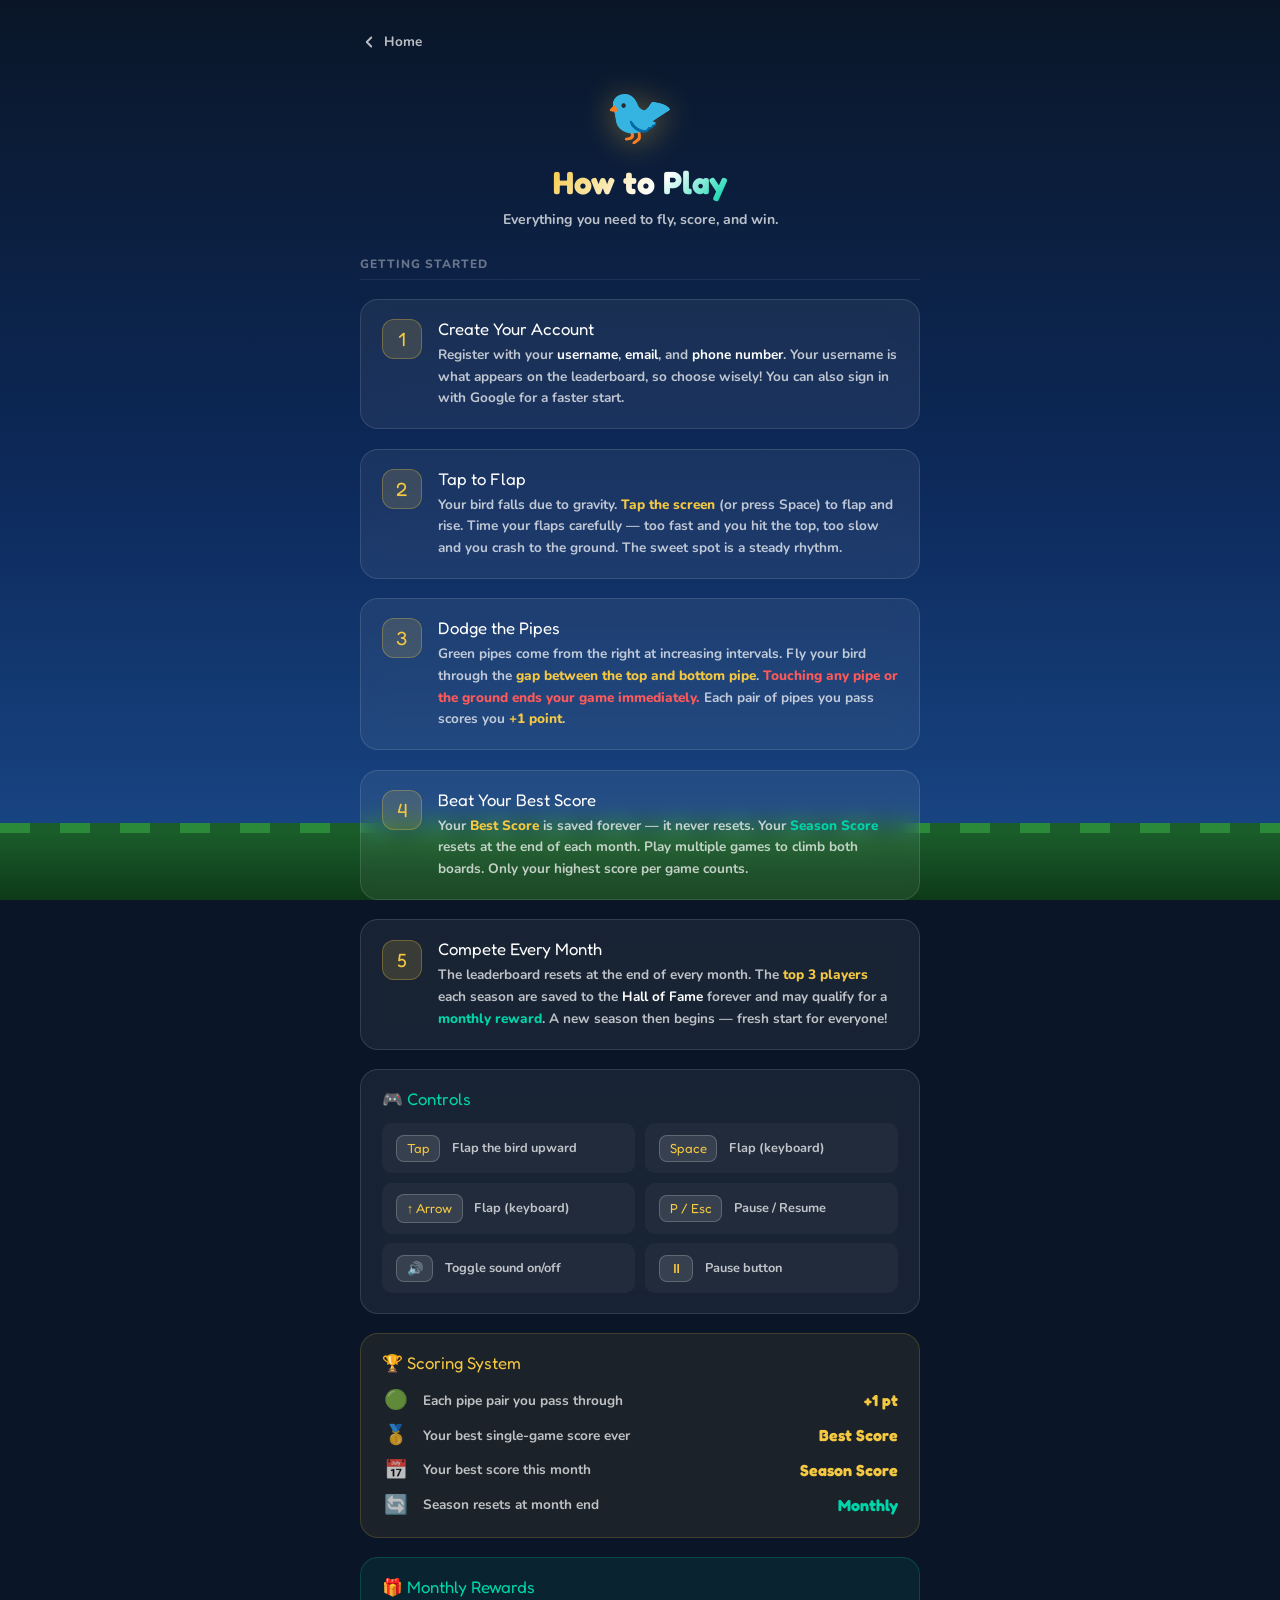
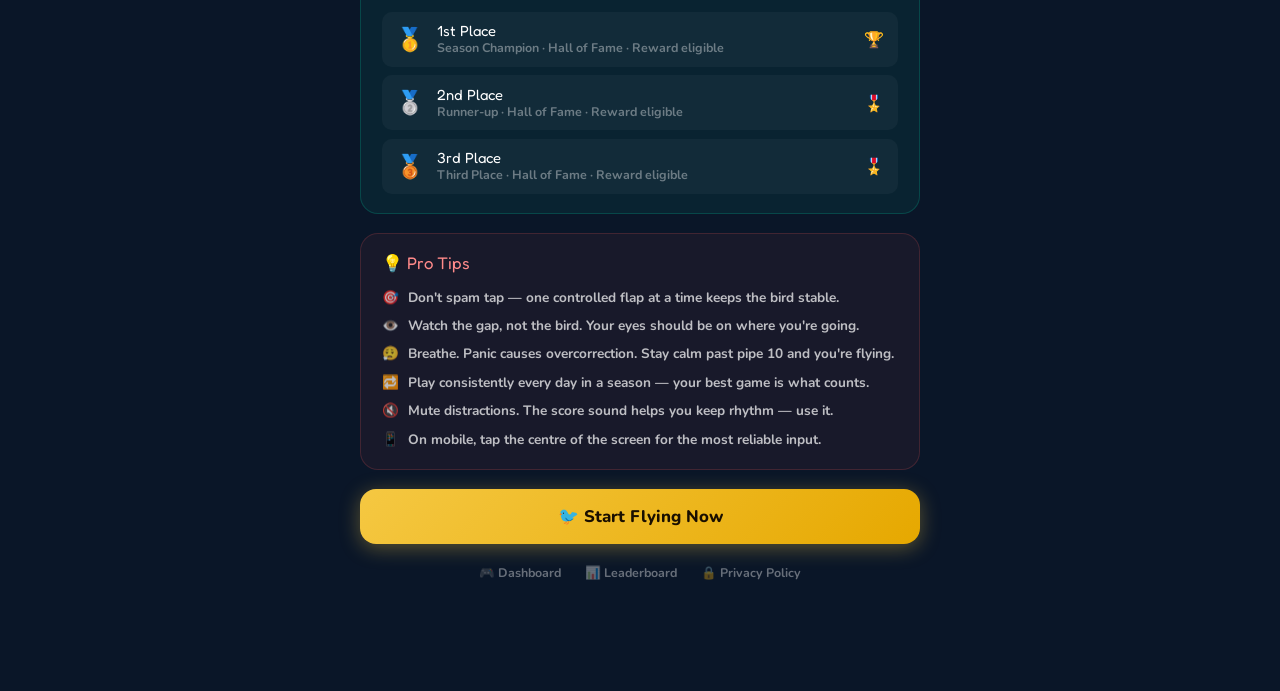
<file: how-to-play (1).html>
<!DOCTYPE html>
<html lang="en">
<head>
  <meta charset="UTF-8" />
  <meta name="viewport" content="width=device-width, initial-scale=1.0" />
  <title>HoverBird — How to Play</title>

  <link rel="preconnect" href="https://fonts.googleapis.com" />
  <link rel="preconnect" href="https://fonts.gstatic.com" crossorigin />
  <link href="https://fonts.googleapis.com/css2?family=Fredoka+One&family=Nunito:wght@400;600;700;800&display=swap" rel="stylesheet" />

  <style>
    *, *::before, *::after { box-sizing: border-box; margin: 0; padding: 0; }

    :root {
      --sky-top:     #0a1628;
      --sky-mid:     #0d2a5c;
      --sky-low:     #1a4a8a;
      --gold:        #f5c842;
      --teal:        #00d4aa;
      --teal-dark:   #009977;
      --danger:      #ff5a5a;
      --white:       #ffffff;
      --text-soft:   rgba(255,255,255,0.72);
      --text-muted:  rgba(255,255,255,0.38);
      --card-bg:     rgba(255,255,255,0.06);
      --card-border: rgba(255,255,255,0.12);
    }

    html, body {
      min-height: 100%;
      font-family: 'Nunito', sans-serif;
      background: var(--sky-top);
      color: var(--white);
      overflow-x: hidden;
    }

    .sky {
      position: fixed; inset: 0;
      background: linear-gradient(180deg, var(--sky-top) 0%, var(--sky-mid) 55%, var(--sky-low) 100%);
      z-index: 0;
    }
    .stars { position: fixed; inset: 0; z-index: 1; pointer-events: none; }
    .star {
      position: absolute; background: #fff; border-radius: 50%;
      animation: twinkle var(--d,3s) ease-in-out infinite var(--delay,0s); opacity: 0;
    }
    @keyframes twinkle { 0%,100%{opacity:0} 50%{opacity:var(--op,0.8)} }

    .ground {
      position: fixed; bottom: 0; left: 0; right: 0; height: 70px;
      background: linear-gradient(180deg, #1a5c2a 0%, #0d3a18 100%);
      z-index: 3; border-top: 3px solid #2a8a3a;
    }
    .ground::before {
      content:''; position:absolute; top:-10px; left:0; right:0; height:10px;
      background: repeating-linear-gradient(90deg,#2a8a3a 0,#2a8a3a 30px,#1a5c2a 30px,#1a5c2a 60px);
    }

    /* ── Layout ─────────────────────────────────────────────── */
    .page {
      position: relative; z-index: 10;
      max-width: 600px; margin: 0 auto;
      padding: 1.5rem 1.25rem 110px;
      display: flex; flex-direction: column; gap: 1.2rem;
    }

    /* ── Top bar ────────────────────────────────────────────── */
    .top-bar {
      display: flex; align-items: center; justify-content: space-between;
      padding-top: 0.5rem;
    }
    .back-link {
      display: flex; align-items: center; gap: 0.4rem;
      color: var(--text-soft); text-decoration: none;
      font-size: 0.85rem; font-weight: 700; transition: color 0.2s;
    }
    .back-link:hover { color: var(--white); }
    .back-link svg { width:18px; height:18px; stroke:currentColor; fill:none; stroke-width:2.5; stroke-linecap:round; stroke-linejoin:round; }

    /* ── Header ─────────────────────────────────────────────── */
    .page-header {
      text-align: center;
      display: flex; flex-direction: column; align-items: center; gap: 0.5rem;
      padding: 0.5rem 0;
      animation: fadeUp 0.5s cubic-bezier(0.22,1,0.36,1) both;
    }
    @keyframes fadeUp { from{opacity:0;transform:translateY(12px)} to{opacity:1;transform:translateY(0)} }

    .bird-bounce {
      font-size: 3.5rem;
      animation: bobble 3s ease-in-out infinite;
      filter: drop-shadow(0 4px 16px rgba(245,200,66,0.4));
    }
    @keyframes bobble { 0%,100%{transform:translateY(0)} 50%{transform:translateY(-10px)} }

    .page-title {
      font-family: 'Fredoka One', cursive; font-size: 2rem;
      background: linear-gradient(135deg, var(--gold) 0%, #fff 60%, var(--teal) 100%);
      -webkit-background-clip: text; -webkit-text-fill-color: transparent; background-clip: text;
    }
    .page-sub { font-size: 0.88rem; color: var(--text-soft); font-weight: 700; }

    /* ── Step cards ─────────────────────────────────────────── */
    .steps-title {
      font-size: 0.75rem; font-weight: 800; color: var(--text-muted);
      letter-spacing: 1px; text-transform: uppercase;
      border-bottom: 1px solid rgba(255,255,255,0.07);
      padding-bottom: 0.4rem;
      animation: fadeUp 0.5s 0.04s cubic-bezier(0.22,1,0.36,1) both;
    }

    .step-card {
      background: var(--card-bg); border: 1px solid var(--card-border);
      border-radius: 18px; padding: 1.2rem 1.3rem;
      display: flex; align-items: flex-start; gap: 1rem;
      backdrop-filter: blur(12px); -webkit-backdrop-filter: blur(12px);
      transition: background 0.2s, transform 0.2s;
      animation: fadeUp 0.5s cubic-bezier(0.22,1,0.36,1) both;
    }
    .step-card:hover { background: rgba(255,255,255,0.09); transform: translateX(4px); }

    .step-num {
      width: 40px; height: 40px; border-radius: 12px; flex-shrink: 0;
      display: flex; align-items: center; justify-content: center;
      font-family: 'Fredoka One', cursive; font-size: 1.2rem;
      background: rgba(245,200,66,0.15); border: 1.5px solid rgba(245,200,66,0.3);
      color: var(--gold);
    }
    .step-body { flex: 1; }
    .step-title {
      font-family: 'Fredoka One', cursive; font-size: 1.05rem;
      color: var(--white); margin-bottom: 0.3rem;
    }
    .step-desc {
      font-size: 0.85rem; color: var(--text-soft); font-weight: 700; line-height: 1.6;
    }
    .step-desc strong { color: var(--white); }
    .step-desc .highlight { color: var(--gold); font-weight: 800; }
    .step-desc .highlight-teal { color: var(--teal); font-weight: 800; }
    .step-desc .highlight-red  { color: var(--danger); font-weight: 800; }

    /* ── Controls card ──────────────────────────────────────── */
    .controls-card {
      background: var(--card-bg); border: 1px solid var(--card-border);
      border-radius: 18px; padding: 1.2rem 1.3rem;
      backdrop-filter: blur(12px); -webkit-backdrop-filter: blur(12px);
      animation: fadeUp 0.5s 0.08s cubic-bezier(0.22,1,0.36,1) both;
    }
    .controls-title {
      font-family: 'Fredoka One', cursive; font-size: 1.05rem;
      color: var(--teal); margin-bottom: 0.9rem;
    }
    .controls-grid {
      display: grid; grid-template-columns: 1fr 1fr; gap: 0.6rem;
    }
    .control-item {
      display: flex; align-items: center; gap: 0.7rem;
      background: rgba(255,255,255,0.04); border-radius: 10px; padding: 0.7rem 0.9rem;
    }
    .control-key {
      background: rgba(255,255,255,0.1); border: 1px solid rgba(255,255,255,0.2);
      border-radius: 8px; padding: 0.3rem 0.6rem;
      font-family: 'Fredoka One', cursive; font-size: 0.82rem;
      color: var(--gold); flex-shrink: 0; white-space: nowrap;
    }
    .control-desc { font-size: 0.8rem; font-weight: 700; color: var(--text-soft); line-height: 1.3; }

    /* ── Scoring card ───────────────────────────────────────── */
    .scoring-card {
      background: rgba(245,200,66,0.07); border: 1px solid rgba(245,200,66,0.18);
      border-radius: 18px; padding: 1.2rem 1.3rem;
      animation: fadeUp 0.5s 0.10s cubic-bezier(0.22,1,0.36,1) both;
    }
    .scoring-title {
      font-family: 'Fredoka One', cursive; font-size: 1.05rem;
      color: var(--gold); margin-bottom: 0.9rem;
    }
    .scoring-rows { display: flex; flex-direction: column; gap: 0.55rem; }
    .scoring-row {
      display: flex; align-items: center; gap: 0.8rem;
      font-size: 0.85rem; font-weight: 700; color: var(--text-soft);
    }
    .scoring-icon { font-size: 1.2rem; flex-shrink: 0; width: 28px; text-align: center; }
    .scoring-val {
      font-family: 'Fredoka One', cursive; font-size: 1rem; color: var(--gold); flex-shrink: 0;
    }

    /* ── Season & rewards card ──────────────────────────────── */
    .rewards-card {
      background: rgba(0,212,170,0.07); border: 1px solid rgba(0,212,170,0.2);
      border-radius: 18px; padding: 1.2rem 1.3rem;
      animation: fadeUp 0.5s 0.12s cubic-bezier(0.22,1,0.36,1) both;
    }
    .rewards-title {
      font-family: 'Fredoka One', cursive; font-size: 1.05rem;
      color: var(--teal); margin-bottom: 0.9rem;
    }
    .reward-rows { display: flex; flex-direction: column; gap: 0.55rem; }
    .reward-row {
      display: flex; align-items: center; gap: 0.8rem;
      background: rgba(255,255,255,0.04); border-radius: 10px; padding: 0.65rem 0.9rem;
    }
    .reward-medal { font-size: 1.4rem; flex-shrink: 0; }
    .reward-info  { flex: 1; }
    .reward-place {
      font-family: 'Fredoka One', cursive; font-size: 0.92rem; color: var(--white);
    }
    .reward-desc  { font-size: 0.78rem; color: var(--text-muted); font-weight: 700; }
    .reward-prize {
      font-family: 'Fredoka One', cursive; font-size: 1rem; color: var(--teal); flex-shrink: 0;
    }

    /* ── Tips card ──────────────────────────────────────────── */
    .tips-card {
      background: rgba(255,90,90,0.06); border: 1px solid rgba(255,90,90,0.18);
      border-radius: 18px; padding: 1.2rem 1.3rem;
      animation: fadeUp 0.5s 0.14s cubic-bezier(0.22,1,0.36,1) both;
    }
    .tips-title {
      font-family: 'Fredoka One', cursive; font-size: 1.05rem;
      color: #ff8a8a; margin-bottom: 0.9rem;
    }
    .tips-list { display: flex; flex-direction: column; gap: 0.5rem; }
    .tip-item {
      display: flex; align-items: flex-start; gap: 0.6rem;
      font-size: 0.85rem; font-weight: 700; color: var(--text-soft); line-height: 1.5;
    }
    .tip-item span { flex-shrink: 0; }

    /* ── CTA ────────────────────────────────────────────────── */
    .cta-btn {
      width: 100%; padding: 1rem;
      background: linear-gradient(135deg, var(--gold) 0%, #e6a800 100%);
      color: #1a0f00; font-family: 'Nunito', sans-serif;
      font-size: 1.05rem; font-weight: 800;
      border: none; border-radius: 16px;
      text-decoration: none; display: flex;
      align-items: center; justify-content: center; gap: 0.5rem;
      box-shadow: 0 4px 20px rgba(245,200,66,0.35);
      transition: filter 0.15s, box-shadow 0.15s, transform 0.15s;
      animation: fadeUp 0.5s 0.16s cubic-bezier(0.22,1,0.36,1) both;
    }
    .cta-btn:hover { filter: brightness(1.08); box-shadow: 0 6px 28px rgba(245,200,66,0.5); transform: translateY(-2px); }
    .cta-btn:active { transform: scale(0.97); }

    /* ── Footer ─────────────────────────────────────────────── */
    .footer-nav {
      display: flex; gap: 1.5rem; flex-wrap: wrap; justify-content: center;
      animation: fadeUp 0.5s 0.18s cubic-bezier(0.22,1,0.36,1) both;
    }
    .footer-link {
      color: var(--text-muted); text-decoration: none;
      font-size: 0.78rem; font-weight: 700; transition: color 0.2s;
    }
    .footer-link:hover { color: var(--text-soft); }

    @media (max-width: 400px) {
      .controls-grid { grid-template-columns: 1fr; }
    }
  </style>
</head>
<body>

  <div class="sky"></div>
  <div class="stars" id="stars"></div>
  <div class="ground"></div>

  <main class="page">

    <!-- Top bar -->
    <div class="top-bar">
      <a href="index.html" class="back-link">
        <svg viewBox="0 0 24 24"><polyline points="15 18 9 12 15 6"/></svg>
        Home
      </a>
    </div>

    <!-- Header -->
    <div class="page-header">
      <div class="bird-bounce">🐦</div>
      <h1 class="page-title">How to Play</h1>
      <p class="page-sub">Everything you need to fly, score, and win.</p>
    </div>

    <!-- Steps section -->
    <p class="steps-title">Getting Started</p>

    <div class="step-card" style="animation-delay:0.04s;">
      <div class="step-num">1</div>
      <div class="step-body">
        <p class="step-title">Create Your Account</p>
        <p class="step-desc">
          Register with your <strong>username</strong>, <strong>email</strong>, and <strong>phone number</strong>.
          Your username is what appears on the leaderboard, so choose wisely!
          You can also sign in with Google for a faster start.
        </p>
      </div>
    </div>

    <div class="step-card" style="animation-delay:0.06s;">
      <div class="step-num">2</div>
      <div class="step-body">
        <p class="step-title">Tap to Flap</p>
        <p class="step-desc">
          Your bird falls due to gravity. <span class="highlight">Tap the screen</span> (or press Space) to flap and rise.
          Time your flaps carefully — too fast and you hit the top, too slow and you crash to the ground.
          The sweet spot is a steady rhythm.
        </p>
      </div>
    </div>

    <div class="step-card" style="animation-delay:0.08s;">
      <div class="step-num">3</div>
      <div class="step-body">
        <p class="step-title">Dodge the Pipes</p>
        <p class="step-desc">
          Green pipes come from the right at increasing intervals. Fly your bird through the
          <span class="highlight">gap between the top and bottom pipe</span>.
          <span class="highlight-red">Touching any pipe or the ground ends your game immediately.</span>
          Each pair of pipes you pass scores you <span class="highlight">+1 point</span>.
        </p>
      </div>
    </div>

    <div class="step-card" style="animation-delay:0.10s;">
      <div class="step-num">4</div>
      <div class="step-body">
        <p class="step-title">Beat Your Best Score</p>
        <p class="step-desc">
          Your <span class="highlight">Best Score</span> is saved forever — it never resets.
          Your <span class="highlight-teal">Season Score</span> resets at the end of each month.
          Play multiple games to climb both boards. Only your highest score per game counts.
        </p>
      </div>
    </div>

    <div class="step-card" style="animation-delay:0.12s;">
      <div class="step-num">5</div>
      <div class="step-body">
        <p class="step-title">Compete Every Month</p>
        <p class="step-desc">
          The leaderboard resets at the end of every month. The <span class="highlight">top 3 players</span>
          each season are saved to the <strong>Hall of Fame</strong> forever and may qualify for a
          <span class="highlight-teal">monthly reward</span>. A new season then begins — fresh start for everyone!
        </p>
      </div>
    </div>

    <!-- Controls -->
    <div class="controls-card">
      <p class="controls-title">🎮 Controls</p>
      <div class="controls-grid">
        <div class="control-item">
          <div class="control-key">Tap</div>
          <p class="control-desc">Flap the bird upward</p>
        </div>
        <div class="control-item">
          <div class="control-key">Space</div>
          <p class="control-desc">Flap (keyboard)</p>
        </div>
        <div class="control-item">
          <div class="control-key">↑ Arrow</div>
          <p class="control-desc">Flap (keyboard)</p>
        </div>
        <div class="control-item">
          <div class="control-key">P / Esc</div>
          <p class="control-desc">Pause / Resume</p>
        </div>
        <div class="control-item">
          <div class="control-key">🔊</div>
          <p class="control-desc">Toggle sound on/off</p>
        </div>
        <div class="control-item">
          <div class="control-key">⏸</div>
          <p class="control-desc">Pause button</p>
        </div>
      </div>
    </div>

    <!-- Scoring -->
    <div class="scoring-card">
      <p class="scoring-title">🏆 Scoring System</p>
      <div class="scoring-rows">
        <div class="scoring-row">
          <span class="scoring-icon">🟢</span>
          <span style="flex:1;">Each pipe pair you pass through</span>
          <span class="scoring-val">+1 pt</span>
        </div>
        <div class="scoring-row">
          <span class="scoring-icon">🥇</span>
          <span style="flex:1;">Your best single-game score ever</span>
          <span class="scoring-val">Best Score</span>
        </div>
        <div class="scoring-row">
          <span class="scoring-icon">📅</span>
          <span style="flex:1;">Your best score this month</span>
          <span class="scoring-val">Season Score</span>
        </div>
        <div class="scoring-row">
          <span class="scoring-icon">🔄</span>
          <span style="flex:1;">Season resets at month end</span>
          <span class="scoring-val" style="color:var(--teal);">Monthly</span>
        </div>
      </div>
    </div>

    <!-- Rewards -->
    <div class="rewards-card">
      <p class="rewards-title">🎁 Monthly Rewards</p>
      <div class="reward-rows">
        <div class="reward-row">
          <span class="reward-medal">🥇</span>
          <div class="reward-info">
            <p class="reward-place">1st Place</p>
            <p class="reward-desc">Season Champion · Hall of Fame · Reward eligible</p>
          </div>
          <span class="reward-prize">🏆</span>
        </div>
        <div class="reward-row">
          <span class="reward-medal">🥈</span>
          <div class="reward-info">
            <p class="reward-place">2nd Place</p>
            <p class="reward-desc">Runner-up · Hall of Fame · Reward eligible</p>
          </div>
          <span class="reward-prize">🎖️</span>
        </div>
        <div class="reward-row">
          <span class="reward-medal">🥉</span>
          <div class="reward-info">
            <p class="reward-place">3rd Place</p>
            <p class="reward-desc">Third Place · Hall of Fame · Reward eligible</p>
          </div>
          <span class="reward-prize">🎖️</span>
        </div>
      </div>
    </div>

    <!-- Tips -->
    <div class="tips-card">
      <p class="tips-title">💡 Pro Tips</p>
      <div class="tips-list">
        <div class="tip-item"><span>🎯</span><span>Don't spam tap — one controlled flap at a time keeps the bird stable.</span></div>
        <div class="tip-item"><span>👁️</span><span>Watch the gap, not the bird. Your eyes should be on where you're going.</span></div>
        <div class="tip-item"><span>😮‍💨</span><span>Breathe. Panic causes overcorrection. Stay calm past pipe 10 and you're flying.</span></div>
        <div class="tip-item"><span>🔁</span><span>Play consistently every day in a season — your best game is what counts.</span></div>
        <div class="tip-item"><span>🔇</span><span>Mute distractions. The score sound helps you keep rhythm — use it.</span></div>
        <div class="tip-item"><span>📱</span><span>On mobile, tap the centre of the screen for the most reliable input.</span></div>
      </div>
    </div>

    <!-- CTA -->
    <a href="game.html" class="cta-btn">
      🐦 Start Flying Now
    </a>

    <!-- Footer -->
    <nav class="footer-nav">
      <a href="dashboard.html"      class="footer-link">🎮 Dashboard</a>
      <a href="leaderboard.html"    class="footer-link">📊 Leaderboard</a>
      <a href="privacy-policy.html" class="footer-link">🔒 Privacy Policy</a>
    </nav>

  </main>

  <!-- Stars -->
  <script>
    const c = document.getElementById("stars");
    for (let i = 0; i < 60; i++) {
      const s = document.createElement("div");
      s.className = "star";
      const sz = Math.random()*2+0.5;
      s.style.cssText=`width:${sz}px;height:${sz}px;top:${Math.random()*70}%;left:${Math.random()*100}%;--d:${(Math.random()*3+2).toFixed(1)}s;--delay:-${(Math.random()*4).toFixed(1)}s;--op:${(Math.random()*0.5+0.4).toFixed(2)};`;
      c.appendChild(s);
    }
  </script>

</body>
</html>
</file>
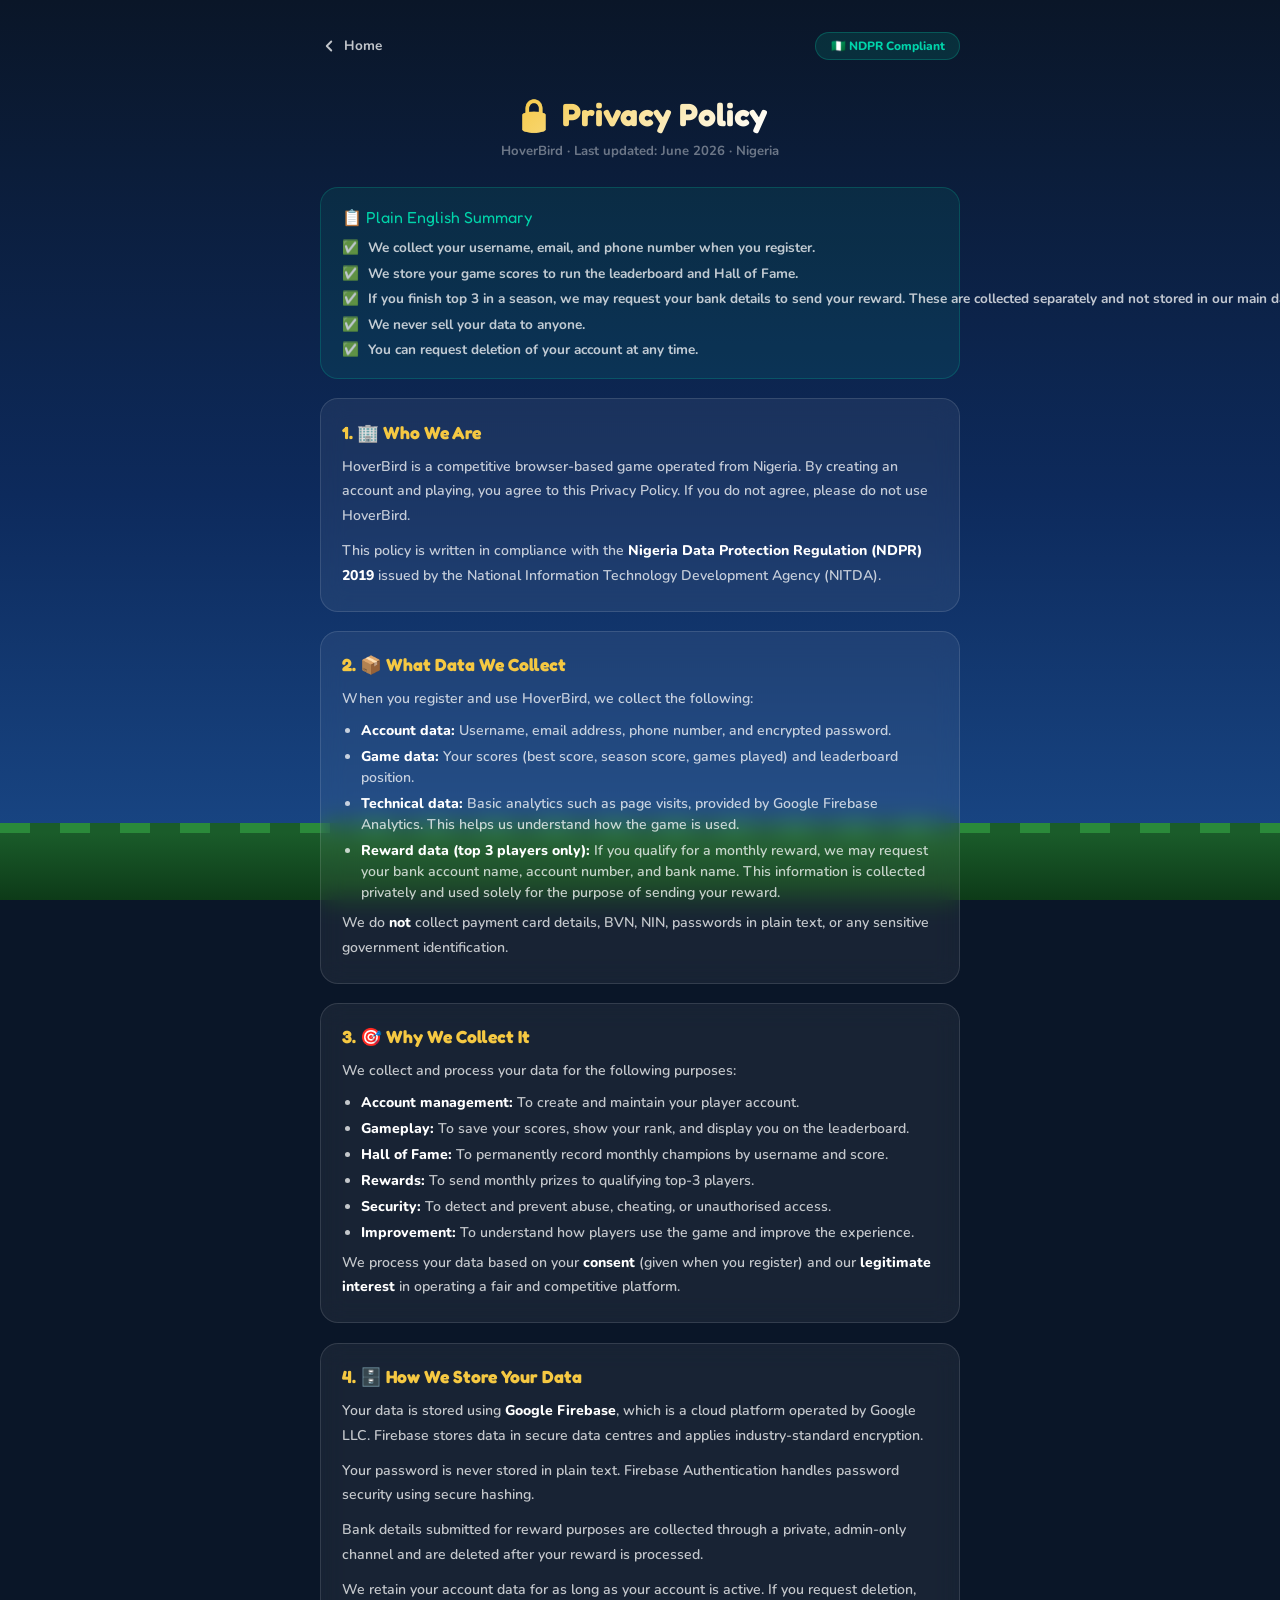
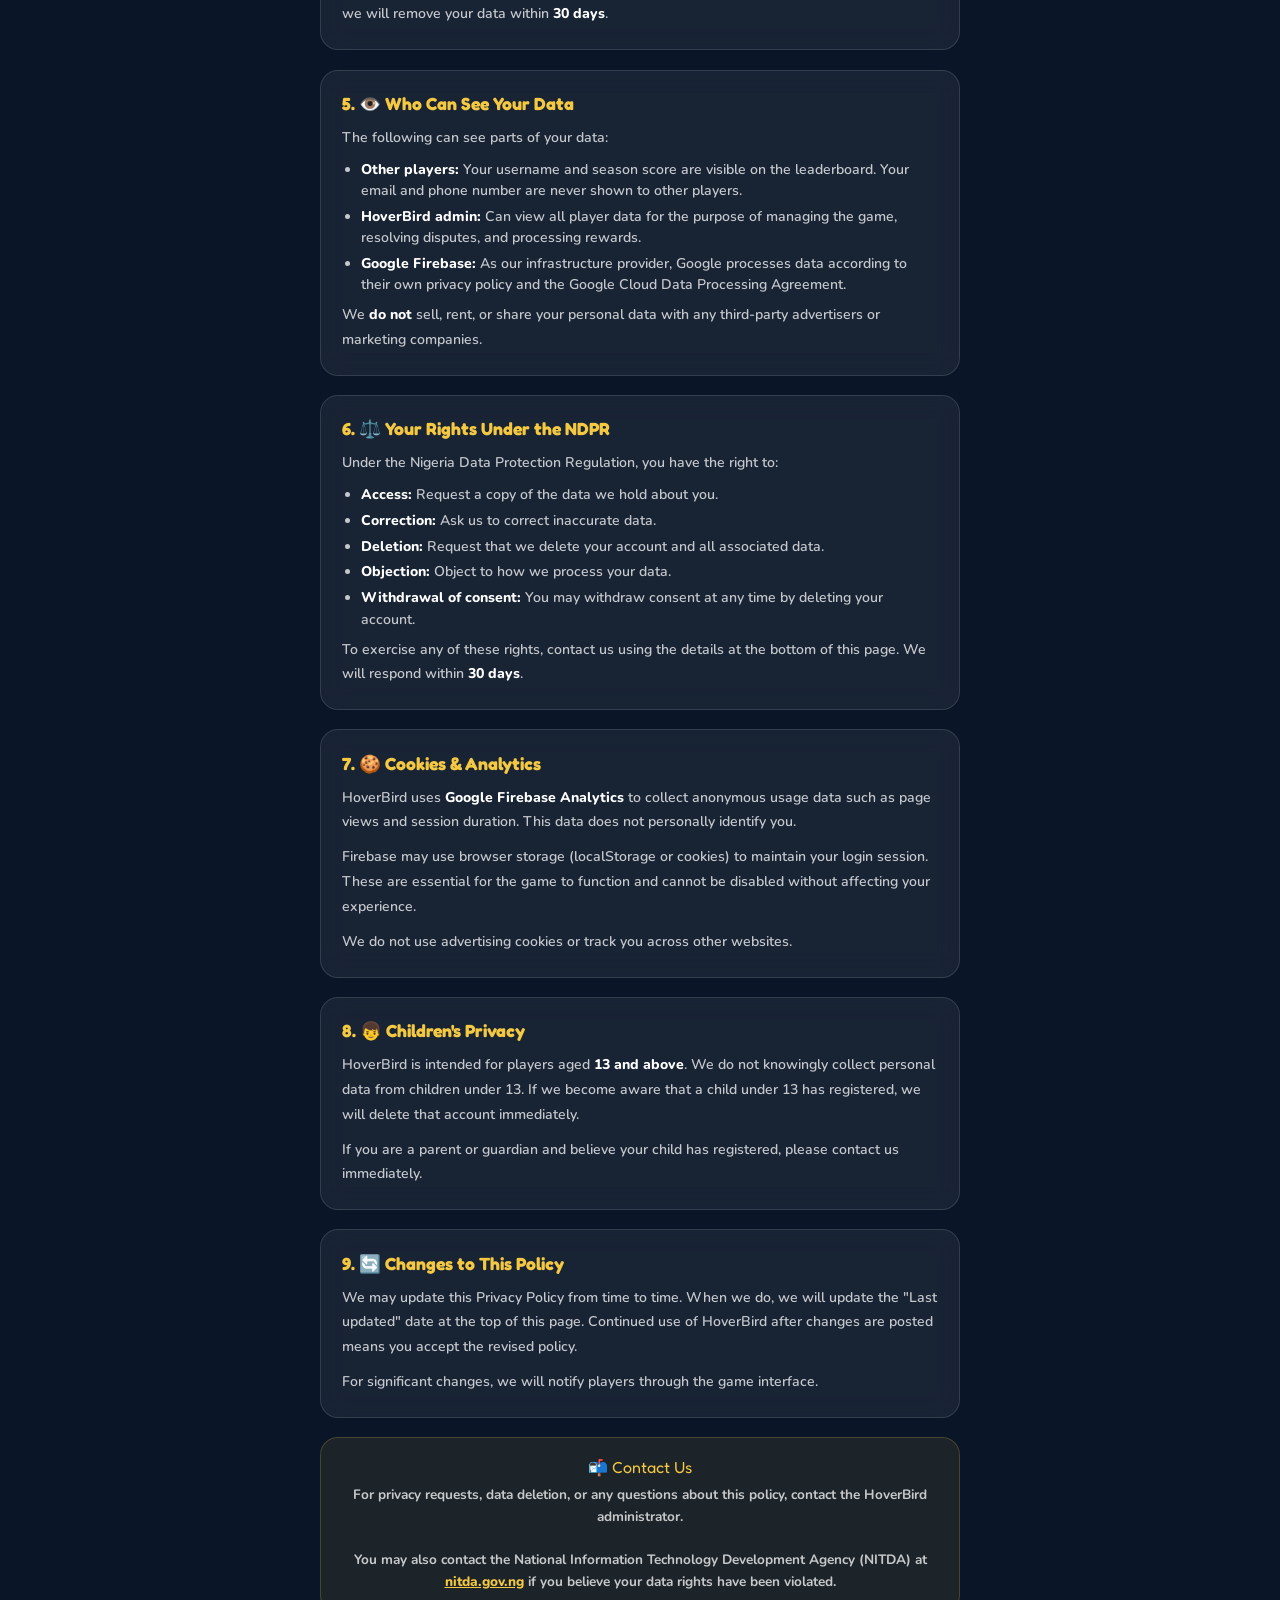
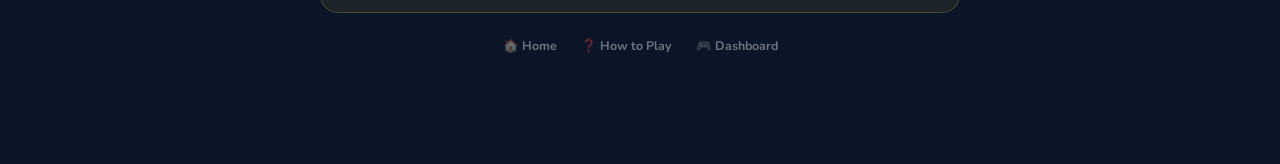
<file: privacy-policy (1).html>
<!DOCTYPE html>
<html lang="en">
<head>
  <meta charset="UTF-8" />
  <meta name="viewport" content="width=device-width, initial-scale=1.0" />
  <title>HoverBird — Privacy Policy</title>

  <link rel="preconnect" href="https://fonts.googleapis.com" />
  <link rel="preconnect" href="https://fonts.gstatic.com" crossorigin />
  <link href="https://fonts.googleapis.com/css2?family=Fredoka+One&family=Nunito:wght@400;600;700;800&display=swap" rel="stylesheet" />

  <style>
    *, *::before, *::after { box-sizing: border-box; margin: 0; padding: 0; }

    :root {
      --sky-top:     #0a1628;
      --sky-mid:     #0d2a5c;
      --sky-low:     #1a4a8a;
      --gold:        #f5c842;
      --teal:        #00d4aa;
      --teal-dark:   #009977;
      --white:       #ffffff;
      --text-soft:   rgba(255,255,255,0.75);
      --text-muted:  rgba(255,255,255,0.40);
      --card-bg:     rgba(255,255,255,0.06);
      --card-border: rgba(255,255,255,0.12);
    }

    html, body {
      min-height: 100%;
      font-family: 'Nunito', sans-serif;
      background: var(--sky-top);
      color: var(--white);
      overflow-x: hidden;
    }

    .sky {
      position: fixed; inset: 0;
      background: linear-gradient(180deg, var(--sky-top) 0%, var(--sky-mid) 55%, var(--sky-low) 100%);
      z-index: 0;
    }
    .stars { position: fixed; inset: 0; z-index: 1; pointer-events: none; }
    .star {
      position: absolute; background: #fff; border-radius: 50%;
      animation: twinkle var(--d,3s) ease-in-out infinite var(--delay,0s); opacity: 0;
    }
    @keyframes twinkle { 0%,100%{opacity:0} 50%{opacity:var(--op,0.8)} }

    .ground {
      position: fixed; bottom: 0; left: 0; right: 0; height: 70px;
      background: linear-gradient(180deg, #1a5c2a 0%, #0d3a18 100%);
      z-index: 3; border-top: 3px solid #2a8a3a;
    }
    .ground::before {
      content:''; position:absolute; top:-10px; left:0; right:0; height:10px;
      background: repeating-linear-gradient(90deg,#2a8a3a 0,#2a8a3a 30px,#1a5c2a 30px,#1a5c2a 60px);
    }

    /* ── Layout ─────────────────────────────────────────────── */
    .page {
      position: relative; z-index: 10;
      max-width: 680px; margin: 0 auto;
      padding: 1.5rem 1.25rem 110px;
      display: flex; flex-direction: column; gap: 1.2rem;
    }

    /* ── Top bar ────────────────────────────────────────────── */
    .top-bar {
      display: flex; align-items: center; justify-content: space-between;
      padding-top: 0.5rem;
    }
    .back-link {
      display: flex; align-items: center; gap: 0.4rem;
      color: var(--text-soft); text-decoration: none;
      font-size: 0.85rem; font-weight: 700; transition: color 0.2s;
    }
    .back-link:hover { color: var(--white); }
    .back-link svg { width:18px; height:18px; stroke:currentColor; fill:none; stroke-width:2.5; stroke-linecap:round; stroke-linejoin:round; }
    .ndpr-badge {
      background: rgba(0,212,170,0.12); border: 1px solid rgba(0,212,170,0.25);
      border-radius: 100px; padding: 0.3rem 0.9rem;
      font-size: 0.75rem; font-weight: 800; color: var(--teal);
    }

    /* ── Header ─────────────────────────────────────────────── */
    .page-header {
      text-align: center;
      display: flex; flex-direction: column; align-items: center; gap: 0.5rem;
      padding: 1rem 0 0.5rem;
      animation: fadeUp 0.5s cubic-bezier(0.22,1,0.36,1) both;
    }
    @keyframes fadeUp { from{opacity:0;transform:translateY(12px)} to{opacity:1;transform:translateY(0)} }

    .page-title {
      font-family: 'Fredoka One', cursive; font-size: 2rem;
      background: linear-gradient(135deg, var(--gold) 0%, #fff 100%);
      -webkit-background-clip: text; -webkit-text-fill-color: transparent; background-clip: text;
    }
    .page-meta { font-size: 0.82rem; color: var(--text-muted); font-weight: 700; }

    /* ── Summary card ───────────────────────────────────────── */
    .summary-card {
      background: rgba(0,212,170,0.08);
      border: 1px solid rgba(0,212,170,0.2);
      border-radius: 18px; padding: 1.2rem 1.3rem;
      animation: fadeUp 0.5s 0.04s cubic-bezier(0.22,1,0.36,1) both;
    }
    .summary-title {
      font-family: 'Fredoka One', cursive; font-size: 1rem;
      color: var(--teal); margin-bottom: 0.7rem;
    }
    .summary-list { display: flex; flex-direction: column; gap: 0.4rem; }
    .summary-item {
      display: flex; align-items: flex-start; gap: 0.6rem;
      font-size: 0.85rem; font-weight: 700; color: var(--text-soft); line-height: 1.4;
    }
    .summary-item span { flex-shrink: 0; }

    /* ── Section ────────────────────────────────────────────── */
    .policy-section {
      background: var(--card-bg); border: 1px solid var(--card-border);
      border-radius: 18px; padding: 1.4rem 1.3rem;
      backdrop-filter: blur(12px); -webkit-backdrop-filter: blur(12px);
      animation: fadeUp 0.5s cubic-bezier(0.22,1,0.36,1) both;
    }
    .section-title {
      font-family: 'Fredoka One', cursive; font-size: 1.1rem;
      color: var(--gold); margin-bottom: 0.75rem;
      display: flex; align-items: center; gap: 0.5rem;
    }
    .section-body {
      font-size: 0.88rem; color: var(--text-soft); font-weight: 600;
      line-height: 1.75;
    }
    .section-body p + p { margin-top: 0.65rem; }
    .section-body ul {
      margin: 0.5rem 0 0.5rem 1.2rem;
      display: flex; flex-direction: column; gap: 0.3rem;
    }
    .section-body li { line-height: 1.5; }
    .section-body strong { color: var(--white); font-weight: 800; }
    .section-body a { color: var(--teal); font-weight: 700; }

    /* ── Contact card ───────────────────────────────────────── */
    .contact-card {
      background: rgba(245,200,66,0.08); border: 1px solid rgba(245,200,66,0.2);
      border-radius: 18px; padding: 1.2rem 1.3rem;
      text-align: center;
      animation: fadeUp 0.5s 0.1s cubic-bezier(0.22,1,0.36,1) both;
    }
    .contact-title {
      font-family: 'Fredoka One', cursive; font-size: 1rem; color: var(--gold);
      margin-bottom: 0.4rem;
    }
    .contact-text { font-size: 0.85rem; color: var(--text-soft); font-weight: 700; line-height: 1.6; }
    .contact-text a { color: var(--gold); font-weight: 800; }

    /* ── Footer ─────────────────────────────────────────────── */
    .footer-nav {
      display: flex; gap: 1.5rem; flex-wrap: wrap; justify-content: center;
      padding-top: 0.3rem;
      animation: fadeUp 0.5s 0.12s cubic-bezier(0.22,1,0.36,1) both;
    }
    .footer-link {
      color: var(--text-muted); text-decoration: none;
      font-size: 0.78rem; font-weight: 700; transition: color 0.2s;
    }
    .footer-link:hover { color: var(--text-soft); }
  </style>
</head>
<body>

  <div class="sky"></div>
  <div class="stars" id="stars"></div>
  <div class="ground"></div>

  <main class="page">

    <!-- Top bar -->
    <div class="top-bar">
      <a href="index.html" class="back-link">
        <svg viewBox="0 0 24 24"><polyline points="15 18 9 12 15 6"/></svg>
        Home
      </a>
      <div class="ndpr-badge">🇳🇬 NDPR Compliant</div>
    </div>

    <!-- Header -->
    <div class="page-header">
      <h1 class="page-title">🔒 Privacy Policy</h1>
      <p class="page-meta">HoverBird · Last updated: June 2026 · Nigeria</p>
    </div>

    <!-- Plain-language summary -->
    <div class="summary-card">
      <p class="summary-title">📋 Plain English Summary</p>
      <div class="summary-list">
        <div class="summary-item"><span>✅</span><span>We collect your username, email, and phone number when you register.</span></div>
        <div class="summary-item"><span>✅</span><span>We store your game scores to run the leaderboard and Hall of Fame.</span></div>
        <div class="summary-item"><span>✅</span><span>If you finish top 3 in a season, we may request your bank details to send your reward. These are collected separately and not stored in our main database.</span></div>
        <div class="summary-item"><span>✅</span><span>We never sell your data to anyone.</span></div>
        <div class="summary-item"><span>✅</span><span>You can request deletion of your account at any time.</span></div>
      </div>
    </div>

    <!-- 1. Who we are -->
    <div class="policy-section" style="animation-delay:0.04s;">
      <h2 class="section-title">1. 🏢 Who We Are</h2>
      <div class="section-body">
        <p>HoverBird is a competitive browser-based game operated from Nigeria. By creating an account and playing, you agree to this Privacy Policy. If you do not agree, please do not use HoverBird.</p>
        <p>This policy is written in compliance with the <strong>Nigeria Data Protection Regulation (NDPR) 2019</strong> issued by the National Information Technology Development Agency (NITDA).</p>
      </div>
    </div>

    <!-- 2. What we collect -->
    <div class="policy-section" style="animation-delay:0.06s;">
      <h2 class="section-title">2. 📦 What Data We Collect</h2>
      <div class="section-body">
        <p>When you register and use HoverBird, we collect the following:</p>
        <ul>
          <li><strong>Account data:</strong> Username, email address, phone number, and encrypted password.</li>
          <li><strong>Game data:</strong> Your scores (best score, season score, games played) and leaderboard position.</li>
          <li><strong>Technical data:</strong> Basic analytics such as page visits, provided by Google Firebase Analytics. This helps us understand how the game is used.</li>
          <li><strong>Reward data (top 3 players only):</strong> If you qualify for a monthly reward, we may request your bank account name, account number, and bank name. This information is collected privately and used solely for the purpose of sending your reward.</li>
        </ul>
        <p>We do <strong>not</strong> collect payment card details, BVN, NIN, passwords in plain text, or any sensitive government identification.</p>
      </div>
    </div>

    <!-- 3. Why we collect -->
    <div class="policy-section" style="animation-delay:0.08s;">
      <h2 class="section-title">3. 🎯 Why We Collect It</h2>
      <div class="section-body">
        <p>We collect and process your data for the following purposes:</p>
        <ul>
          <li><strong>Account management:</strong> To create and maintain your player account.</li>
          <li><strong>Gameplay:</strong> To save your scores, show your rank, and display you on the leaderboard.</li>
          <li><strong>Hall of Fame:</strong> To permanently record monthly champions by username and score.</li>
          <li><strong>Rewards:</strong> To send monthly prizes to qualifying top-3 players.</li>
          <li><strong>Security:</strong> To detect and prevent abuse, cheating, or unauthorised access.</li>
          <li><strong>Improvement:</strong> To understand how players use the game and improve the experience.</li>
        </ul>
        <p>We process your data based on your <strong>consent</strong> (given when you register) and our <strong>legitimate interest</strong> in operating a fair and competitive platform.</p>
      </div>
    </div>

    <!-- 4. How we store it -->
    <div class="policy-section" style="animation-delay:0.10s;">
      <h2 class="section-title">4. 🗄️ How We Store Your Data</h2>
      <div class="section-body">
        <p>Your data is stored using <strong>Google Firebase</strong>, which is a cloud platform operated by Google LLC. Firebase stores data in secure data centres and applies industry-standard encryption.</p>
        <p>Your password is never stored in plain text. Firebase Authentication handles password security using secure hashing.</p>
        <p>Bank details submitted for reward purposes are collected through a private, admin-only channel and are deleted after your reward is processed.</p>
        <p>We retain your account data for as long as your account is active. If you request deletion, we will remove your data within <strong>30 days</strong>.</p>
      </div>
    </div>

    <!-- 5. Who can see it -->
    <div class="policy-section" style="animation-delay:0.12s;">
      <h2 class="section-title">5. 👁️ Who Can See Your Data</h2>
      <div class="section-body">
        <p>The following can see parts of your data:</p>
        <ul>
          <li><strong>Other players:</strong> Your username and season score are visible on the leaderboard. Your email and phone number are never shown to other players.</li>
          <li><strong>HoverBird admin:</strong> Can view all player data for the purpose of managing the game, resolving disputes, and processing rewards.</li>
          <li><strong>Google Firebase:</strong> As our infrastructure provider, Google processes data according to their own privacy policy and the Google Cloud Data Processing Agreement.</li>
        </ul>
        <p>We <strong>do not</strong> sell, rent, or share your personal data with any third-party advertisers or marketing companies.</p>
      </div>
    </div>

    <!-- 6. Your rights -->
    <div class="policy-section" style="animation-delay:0.14s;">
      <h2 class="section-title">6. ⚖️ Your Rights Under the NDPR</h2>
      <div class="section-body">
        <p>Under the Nigeria Data Protection Regulation, you have the right to:</p>
        <ul>
          <li><strong>Access:</strong> Request a copy of the data we hold about you.</li>
          <li><strong>Correction:</strong> Ask us to correct inaccurate data.</li>
          <li><strong>Deletion:</strong> Request that we delete your account and all associated data.</li>
          <li><strong>Objection:</strong> Object to how we process your data.</li>
          <li><strong>Withdrawal of consent:</strong> You may withdraw consent at any time by deleting your account.</li>
        </ul>
        <p>To exercise any of these rights, contact us using the details at the bottom of this page. We will respond within <strong>30 days</strong>.</p>
      </div>
    </div>

    <!-- 7. Cookies & analytics -->
    <div class="policy-section" style="animation-delay:0.16s;">
      <h2 class="section-title">7. 🍪 Cookies & Analytics</h2>
      <div class="section-body">
        <p>HoverBird uses <strong>Google Firebase Analytics</strong> to collect anonymous usage data such as page views and session duration. This data does not personally identify you.</p>
        <p>Firebase may use browser storage (localStorage or cookies) to maintain your login session. These are essential for the game to function and cannot be disabled without affecting your experience.</p>
        <p>We do not use advertising cookies or track you across other websites.</p>
      </div>
    </div>

    <!-- 8. Children -->
    <div class="policy-section" style="animation-delay:0.18s;">
      <h2 class="section-title">8. 👦 Children's Privacy</h2>
      <div class="section-body">
        <p>HoverBird is intended for players aged <strong>13 and above</strong>. We do not knowingly collect personal data from children under 13. If we become aware that a child under 13 has registered, we will delete that account immediately.</p>
        <p>If you are a parent or guardian and believe your child has registered, please contact us immediately.</p>
      </div>
    </div>

    <!-- 9. Changes -->
    <div class="policy-section" style="animation-delay:0.20s;">
      <h2 class="section-title">9. 🔄 Changes to This Policy</h2>
      <div class="section-body">
        <p>We may update this Privacy Policy from time to time. When we do, we will update the "Last updated" date at the top of this page. Continued use of HoverBird after changes are posted means you accept the revised policy.</p>
        <p>For significant changes, we will notify players through the game interface.</p>
      </div>
    </div>

    <!-- Contact -->
    <div class="contact-card">
      <p class="contact-title">📬 Contact Us</p>
      <p class="contact-text">
        For privacy requests, data deletion, or any questions about this policy, contact the HoverBird administrator.<br /><br />
        You may also contact the <strong>National Information Technology Development Agency (NITDA)</strong> at
        <a href="https://nitda.gov.ng" target="_blank" rel="noopener">nitda.gov.ng</a> if you believe your data rights have been violated.
      </p>
    </div>

    <!-- Footer -->
    <nav class="footer-nav">
      <a href="index.html"       class="footer-link">🏠 Home</a>
      <a href="how-to-play.html" class="footer-link">❓ How to Play</a>
      <a href="dashboard.html"   class="footer-link">🎮 Dashboard</a>
    </nav>

  </main>

  <!-- Stars -->
  <script>
    const c = document.getElementById("stars");
    for (let i = 0; i < 60; i++) {
      const s = document.createElement("div");
      s.className = "star";
      const sz = Math.random()*2+0.5;
      s.style.cssText=`width:${sz}px;height:${sz}px;top:${Math.random()*70}%;left:${Math.random()*100}%;--d:${(Math.random()*3+2).toFixed(1)}s;--delay:-${(Math.random()*4).toFixed(1)}s;--op:${(Math.random()*0.5+0.4).toFixed(2)};`;
      c.appendChild(s);
    }
  </script>

</body>
</html>
</file>
